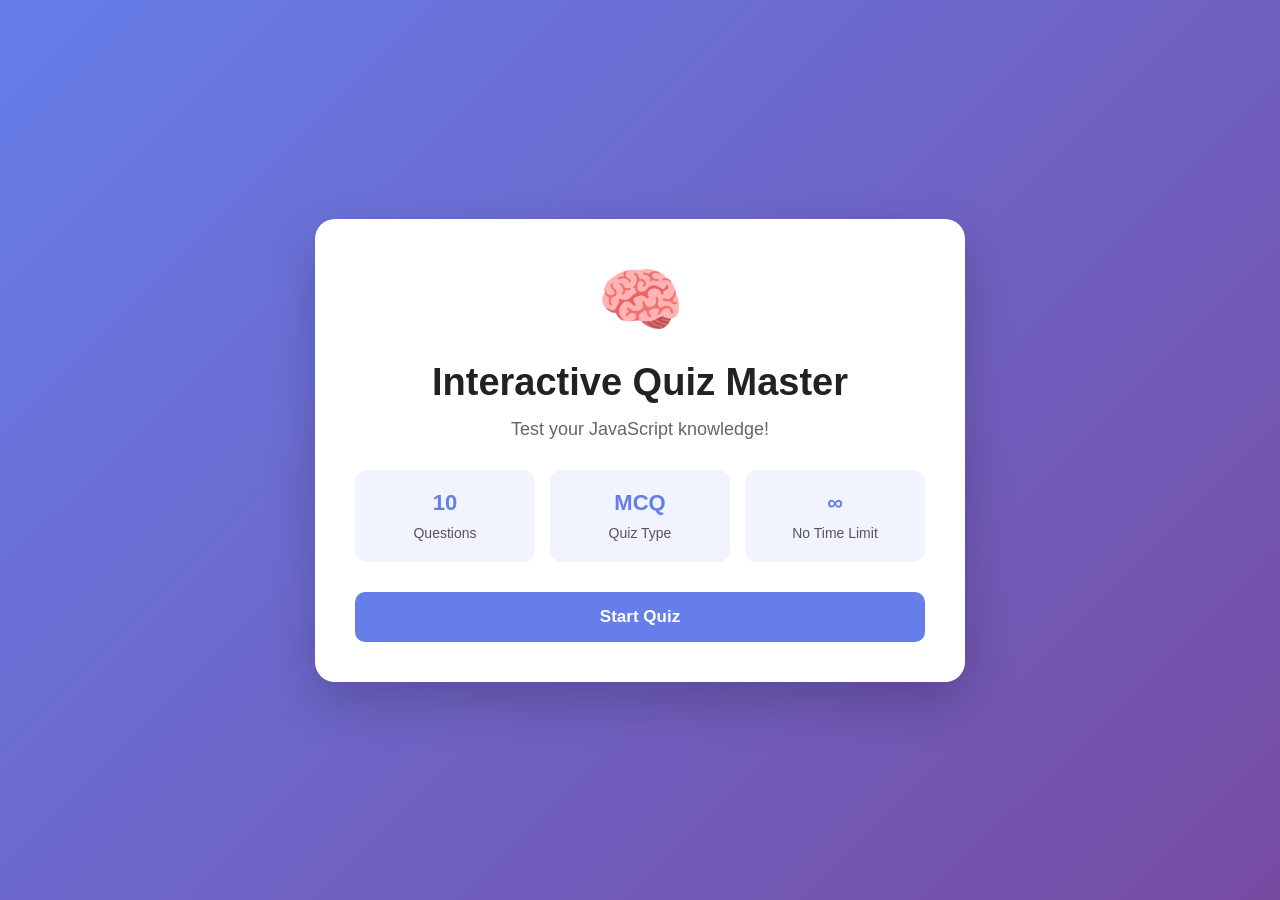
<file: index.html>
<!DOCTYPE html>
<html lang="en">

<head>
    <meta charset="UTF-8">

    <meta name="viewport"
        content="width=device-width, initial-scale=1.0">

    <title>Interactive Quiz Master</title>

    <link rel="stylesheet" href="./style.css">
</head>

<body>

    <main class="page">

        <section class="card welcome-card">

            <div class="icon">
                🧠
            </div>

            <h1>
                Interactive Quiz Master
            </h1>

            <p>
                Test your JavaScript knowledge!
            </p>

            <div class="info">

                <div class="info-box">
                    <strong>10</strong>
                    <span>Questions</span>
                </div>

                <div class="info-box">
                    <strong>MCQ</strong>
                    <span>Quiz Type</span>
                </div>

                <div class="info-box">
                    <strong>∞</strong>
                    <span>No Time Limit</span>
                </div>

            </div>

            <a href="./quiz.html" class="btn">
                Start Quiz
            </a>

        </section>

    </main>

</body>

</html>
</file>
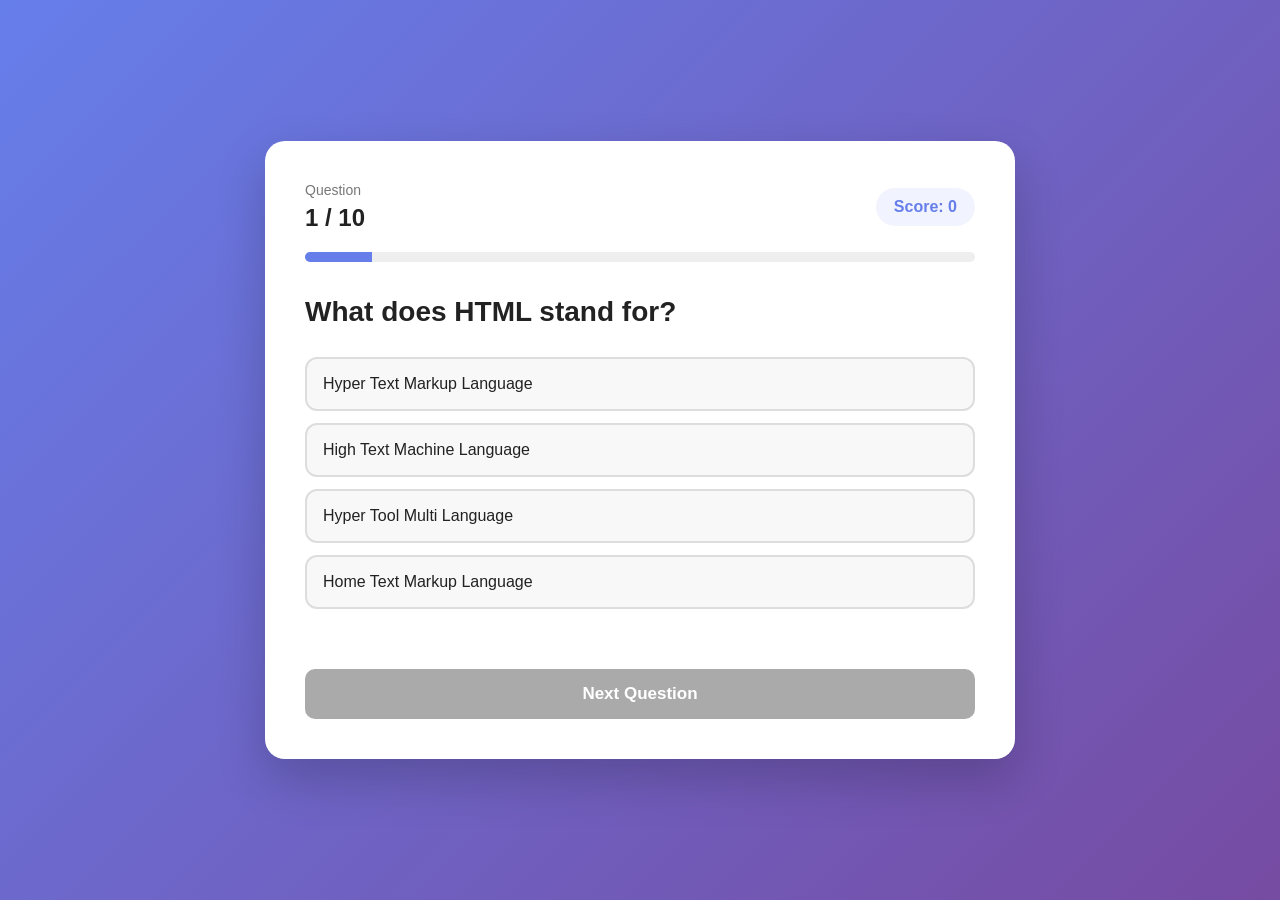
<file: quiz.html>
<!DOCTYPE html>
<html lang="en">

<head>

    <meta charset="UTF-8">

    <meta name="viewport"
        content="width=device-width, initial-scale=1.0">

    <title>Quiz - Interactive Quiz Master</title>

    <link rel="stylesheet" href="./style.css">

</head>

<body>

    <main class="page">

        <section class="card quiz-card">


            <div class="quiz-top">

                <div>

                    <small>
                        Question
                    </small>

                    <h2 id="questionNumber">
                        1 / 10
                    </h2>

                </div>

                <div class="score-box">

                    Score:
                    <span id="score">
                        0
                    </span>

                </div>

            </div>



            <div class="progress">

                <div
                    id="progressBar"
                    class="progress-bar">
                </div>

            </div>



            <h1 id="question">
                Loading question...
            </h1>



            <div
                id="options"
                class="options">
            </div>



            <p
                id="message"
                class="message">
            </p>



            <button
                id="nextBtn"
                class="btn"
                disabled>

                Next Question

            </button>

        </section>

    </main>


    <script src="./questions.js"></script>

    <script src="./quiz.js"></script>

</body>

</html>
</file>
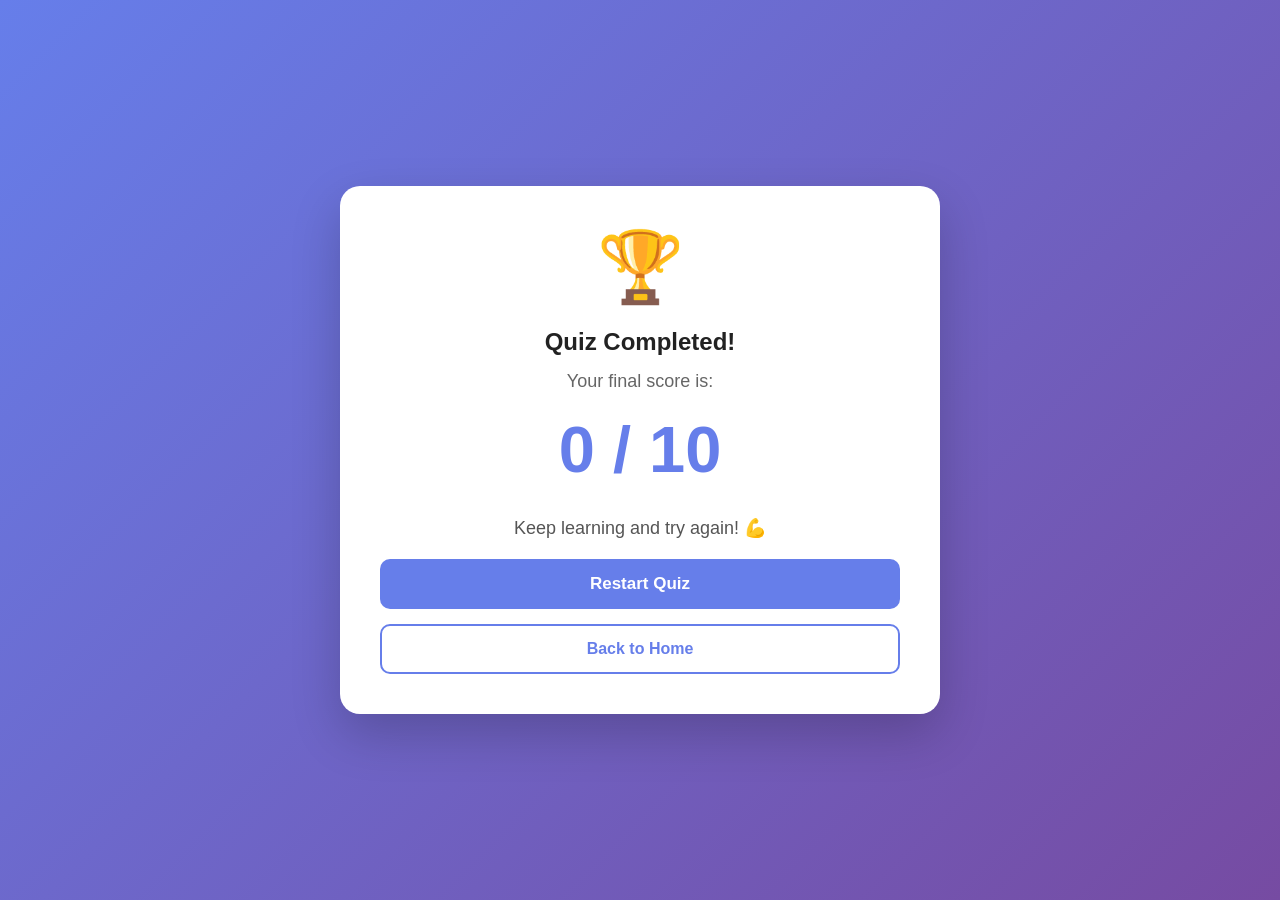
<file: results.html>
<!DOCTYPE html>
<html lang="en">

<head>

    <meta charset="UTF-8">

    <meta name="viewport"
        content="width=device-width, initial-scale=1.0">

    <title>Quiz Results</title>
    <link rel="stylesheet" href="./style.css">

</head>

<body>

    <main class="page">

        <section class="card result-card">

            <div class="icon">
                🏆
            </div>

            <h1>
                Quiz Completed!
            </h1>

            <p>
                Your final score is:
            </p>


            <div class="final-score">

                <span id="finalScore">
                    0
                </span>

                <span>
                    / 10
                </span>

            </div>


            <p
                id="resultText"
                class="result-text">
            </p>


            <button
                id="restartBtn"
                class="btn">

                Restart Quiz

            </button>


            <a
                href="./index.html"
                class="home-btn">

                Back to Home

            </a>

        </section>

    </main>



    <script src="./questions.js"></script>

    <script src="./results.js"></script>

</body>

</html>
</file>
<file: style.css>
* {
    margin: 0;
    padding: 0;
    box-sizing: border-box;
}



body {
    font-family: Arial, Helvetica, sans-serif;

    min-height: 100vh;

    background: linear-gradient(
        135deg,
        #667eea,
        #764ba2
    );

    color: #222;
}



.page {
    min-height: 100vh;

    display: flex;

    justify-content: center;

    align-items: center;

    padding: 20px;
}



.card {
    width: 100%;

    max-width: 750px;

    background: white;

    padding: 40px;

    border-radius: 20px;

    box-shadow:
        0 20px 50px
        rgba(0, 0, 0, 0.2);
}



.icon {
    font-size: 70px;

    margin-bottom: 20px;
}



.welcome-card {
    max-width: 650px;

    text-align: center;
}


.welcome-card h1 {
    font-size: 38px;

    margin-bottom: 15px;
}


.welcome-card > p {
    color: #666;

    font-size: 18px;

    margin-bottom: 30px;
}



.info {
    display: flex;

    justify-content: center;

    gap: 15px;

    margin-bottom: 30px;
}


.info-box {
    flex: 1;

    padding: 20px 10px;

    background: #f1f3ff;

    border-radius: 12px;
}


.info-box strong {
    display: block;

    color: #667eea;

    font-size: 22px;

    margin-bottom: 8px;
}


.info-box span {
    color: #555;

    font-size: 14px;
}



.btn {
    display: block;

    width: 100%;

    padding: 15px;

    border: none;

    border-radius: 10px;

    background: #667eea;

    color: white;

    text-decoration: none;

    text-align: center;

    font-size: 17px;

    font-weight: bold;

    cursor: pointer;

    transition: 0.3s;
}


.btn:hover {
    background: #5568d9;

    transform: translateY(-2px);
}


.btn:disabled {
    background: #aaa;

    cursor: not-allowed;

    transform: none;
}

.quiz-top {
    display: flex;

    justify-content: space-between;

    align-items: center;

    margin-bottom: 20px;
}


.quiz-top small {
    color: #777;

    font-size: 14px;
}


.quiz-top h2 {
    margin-top: 5px;

    font-size: 24px;
}


.score-box {
    padding: 10px 18px;

    border-radius: 20px;

    background: #f1f3ff;

    color: #667eea;

    font-weight: bold;
}

.progress {
    width: 100%;

    height: 10px;

    background: #eeeeee;

    border-radius: 20px;

    overflow: hidden;

    margin-bottom: 30px;
}


.progress-bar {
    width: 0%;

    height: 100%;

    background: #667eea;

    transition: width 0.4s ease;
}



.quiz-card h1 {
    font-size: 28px;

    line-height: 1.4;

    margin-bottom: 25px;
}


.options {
    display: flex;

    flex-direction: column;

    gap: 12px;

    margin-bottom: 20px;
}


.option {
    width: 100%;

    padding: 16px;

    border: 2px solid #ddd;

    border-radius: 12px;

    background: #f8f8f8;

    color: #222;

    text-align: left;

    font-size: 16px;

    cursor: pointer;

    transition: 0.2s;
}


.option:hover {
    border-color: #667eea;

    background: #f1f3ff;
}


.option.selected {
    background: #667eea;

    border-color: #667eea;

    color: white;
}


.option:disabled {
    cursor: not-allowed;

    opacity: 0.7;
}



.message {
    min-height: 25px;

    margin-bottom: 15px;

    text-align: center;

    font-weight: bold;
}


.message.correct {
    color: green;
}


.message.wrong {
    color: red;
}



.result-card {
    max-width: 600px;

    text-align: center;
}


.result-card h1 {
    margin-bottom: 15px;
}


.result-card > p {
    color: #666;

    font-size: 18px;

    margin-bottom: 20px;
}


.final-score {
    margin: 20px 0 30px;

    font-size: 65px;

    font-weight: bold;

    color: #667eea;
}


.result-text {
    color: #555 !important;

    font-size: 18px !important;
}



.home-btn {
    display: block;

    width: 100%;

    margin-top: 15px;

    padding: 14px;

    border: 2px solid #667eea;

    border-radius: 10px;

    color: #667eea;

    text-decoration: none;

    font-weight: bold;

    transition: 0.3s;
}


.home-btn:hover {
    background: #667eea;

    color: white;
}



@media (max-width: 600px) {

    .card {
        padding: 25px 20px;
    }


    .welcome-card h1 {
        font-size: 28px;
    }


    .quiz-card h1 {
        font-size: 22px;
    }


    .info {
        flex-direction: column;
    }


    .info-box {
        width: 100%;
    }


    .quiz-top {
        align-items: flex-start;
    }


    .final-score {
        font-size: 50px;
    }

}
</file>
